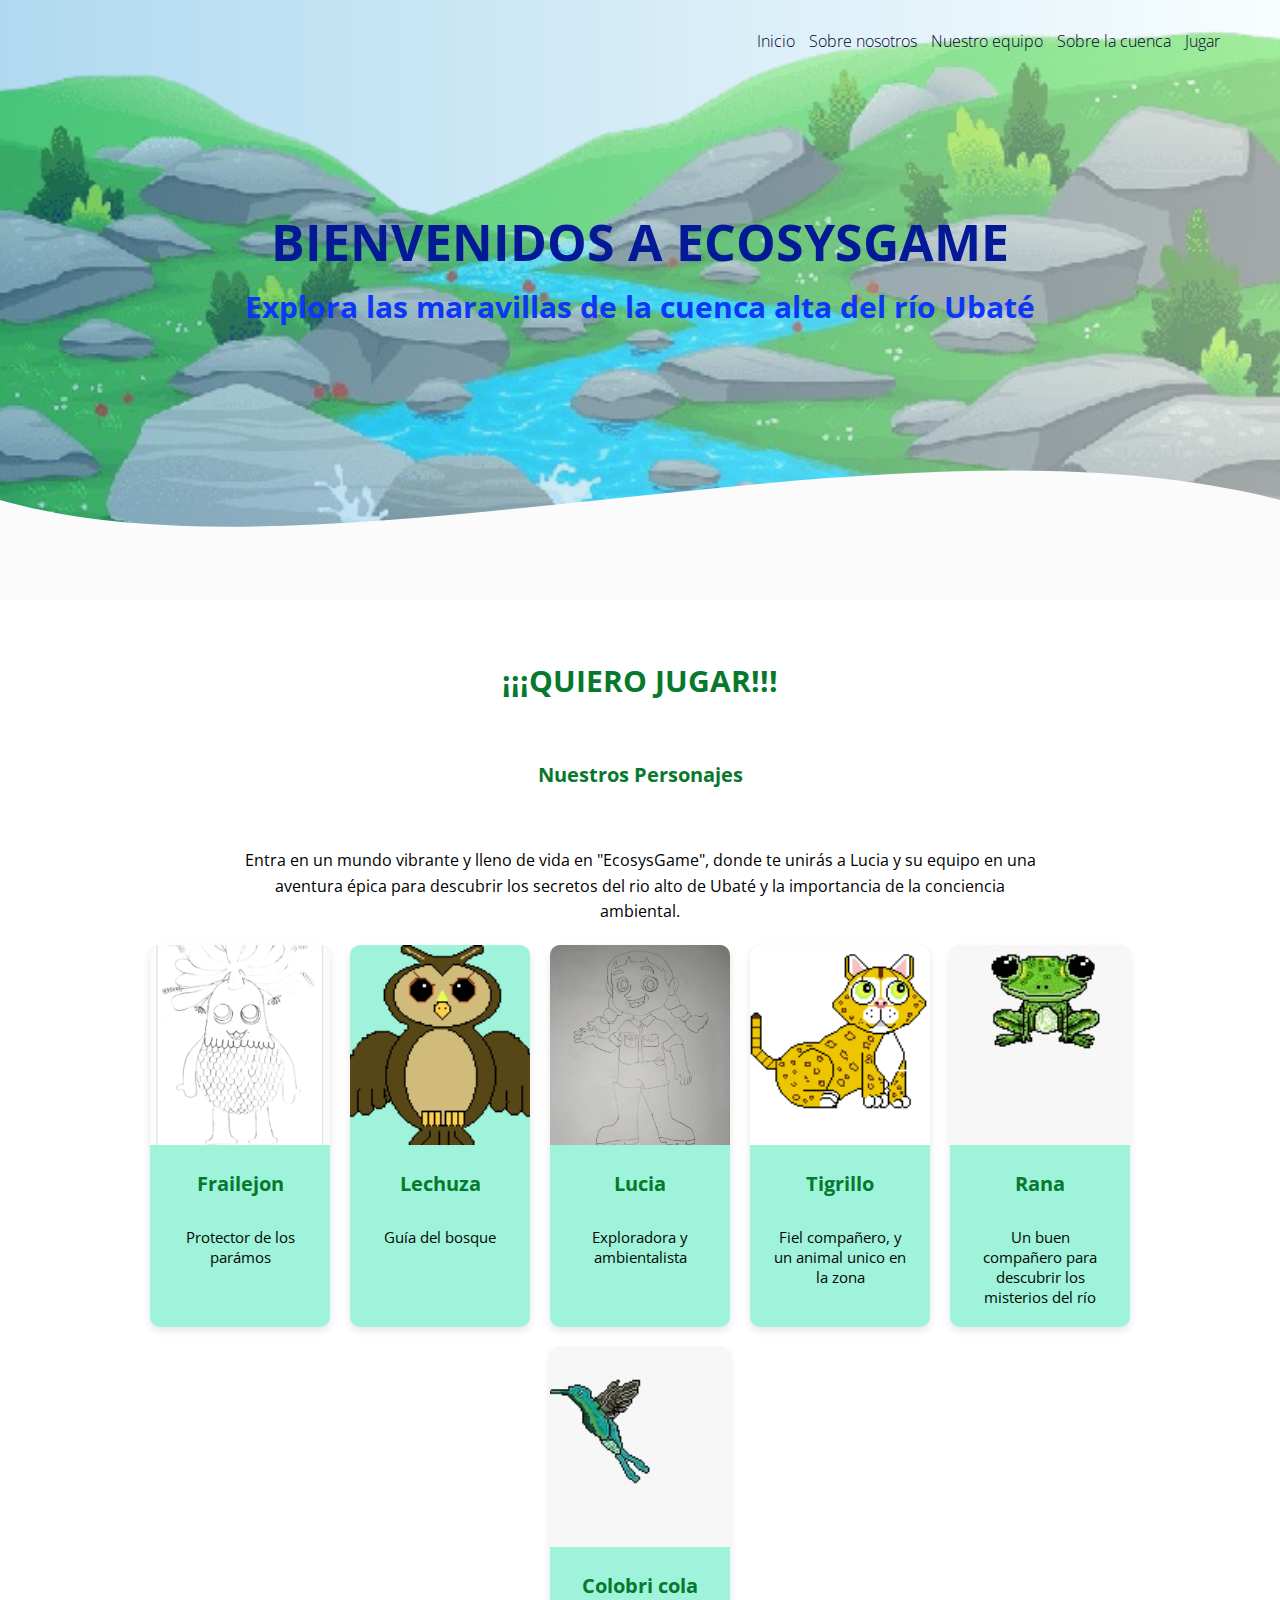
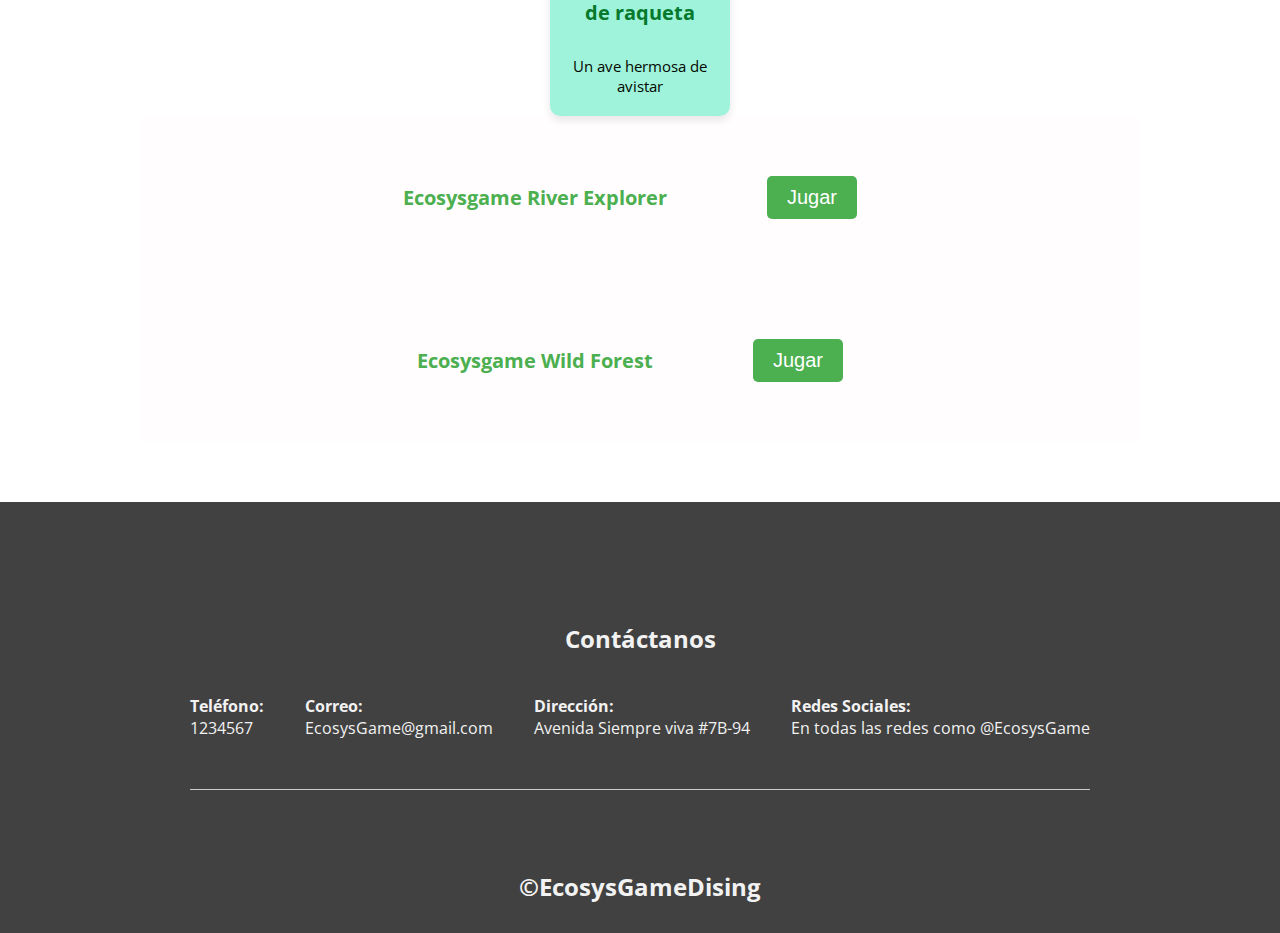
<file: PaginaEcosysgame/jugar.html>
<!DOCTYPE html>
<html lang="en">
<head>
    <meta charset="UTF-8">
    <meta name="viewport" content="width=device-width, initial-scale=1.0">
    <title>Jugar</title>
    <link rel="stylesheet" href="styles.css">
    <link rel="preconnect" href="https://fonts.googleapis.com">
    <link rel="preconnect" href="https://fonts.gstatic.com" crossorigin>
    <link href="https://fonts.googleapis.com/css2?family=Open+Sans:ital,wght@0,300..800;1,300..800&display=swap" rel="stylesheet">
</head>
<body>
    <header>
        <nav>
            <a href="index.html">Inicio</a>
            <a href="#Sobre nosotros">Sobre nosotros</a>
            <a href="#nuestro equipo">Nuestro equipo</a>
            <a href="sobre-la-cuenca.html">Sobre la cuenca</a>
            <a href="jugar.html">Jugar</a>
        </nav>
        <section id="inicio" class="texto">
            <h1>BIENVENIDOS A ECOSYSGAME</h1>
            <h2>Explora las maravillas de la cuenca alta del río Ubaté</h2>
        </section>
        <div class="wave" style="height: 150px; overflow: hidden;">
            <svg viewBox="0 0 500 150" preserveAspectRatio="none" style="height: 100%; width: 100%;">
                <path d="M0.00,49.98 C128.94,144.58 349.20,-49.98 500.00,49.98 L500.00,150.00 L0.00,150.00 Z" style="stroke: none; fill: rgb(251, 251, 252);"></path>
            </svg>
        </div>
    </header>
    <section class="contenedor">
        <h2 class="titulo">¡¡¡QUIERO JUGAR!!!</h2>
        <div class="servicio-inds">
            <h3 class="nombre">Nuestros Personajes</h3>
            <p>Entra en un mundo vibrante y lleno de vida en "EcosysGame", donde te unirás a Lucia y su equipo en una aventura épica para descubrir los secretos del rio alto de Ubaté y la importancia de la conciencia ambiental. 
            </p>
        </div>
        <div class="cards"> 
                <div class="card">
                    <img src="fraile.png" alt="Frailejon">
                    <div class="texto-card-imagen">
                        <h3 class="nombre">Frailejon</h3>
                    <p>Protector de los parámos</p>
                    </div>
                </div>
            <div class="card">
                <img src="lechuza1.png" alt="Lechuza">
                <div class="texto-card-imagen">
                    <h3 class="nombre">Lechuza</h3>
                    <p>Guía del bosque</p>
                </div>
            </div>
            <div class="card">
                <img src="lucia.jpg" alt="Lucia">
                <div class="texto-card-imagen">
                    <h3 class="nombre">Lucia</h3>
                <p>Exploradora y ambientalista</p>
                </div>
            </div>
            <div class="card">
                <img src="tig34.png" alt="Tigrillo">
                <div class="texto-card-imagen">
                    <h3 class="nombre">Tigrillo</h3>
                    <p>Fiel compañero, y un animal unico en la zona</p>
                </div>
            </div>
            <div class="card">
                <img src="rana.jpg" alt="Rana">
                <div class="texto-card-imagen">
                    <h3 class="nombre">Rana</h3>
                    <p>Un buen compañero para descubrir los misterios del río</p>
                </div>
            </div>
            <div class="card">
                <img src="colibri.jpg" alt="Colibri">
                <div class="texto-card-imagen">
                    <h3 class="nombre">Colobri cola de raqueta</h3>
                    <p>Un ave hermosa de avistar</p>
                </div>
            </div>
        </div>
        <div class="mejorar">
            <h3 class="nombre1"> Ecosysgame River Explorer</h3>
            <button class="boton-jugar">Jugar</button>
        </div>
        <div class="mejorar">
            <h3 class="nombre1"> Ecosysgame Wild Forest</h3>
            <button class="boton-jugar">Jugar</button>
        </div>
    </section>
 
    <!-- Modal para la galería -->
    <div id="imageModal" class="modal">
        <span class="close">&times;</span>
        <img class="modal-content" id="imgModal">
        <div class="caption" id="caption"></div>
        <a class="prev" id="prev">&lt;</a>
        <a class="next" id="next">&gt;</a>
      </div>
    

    <footer>
        <div class="contenedor">
            <h3>Contáctanos</h3>
            <div class="content-foo">
                <div class="content-item">
                    <h4>Teléfono:</h4>
                <p>1234567</p>
                </div>
                
            
                <div class="content-item">
                <h4 > Correo:</h4>
                <p>EcosysGame@gmail.com</p>
                </div>
            
                <div class="content-item">
                <h4>Dirección:</h4>
                <p>Avenida Siempre viva #7B-94</p>
                </div>
                <div class="content-item">
        
                <h4>Redes Sociales:</h4>
                <p>En todas las redes como @EcosysGame</p>
                </div>
        </div>
    </div>
    
        <h2 class="titulo-final">&COPY;EcosysGameDising</h2>
    </footer>

    <!-- Enlace al archivo JavaScript -->
    <script src="js.js"></script>
</body>
</html>
</file>
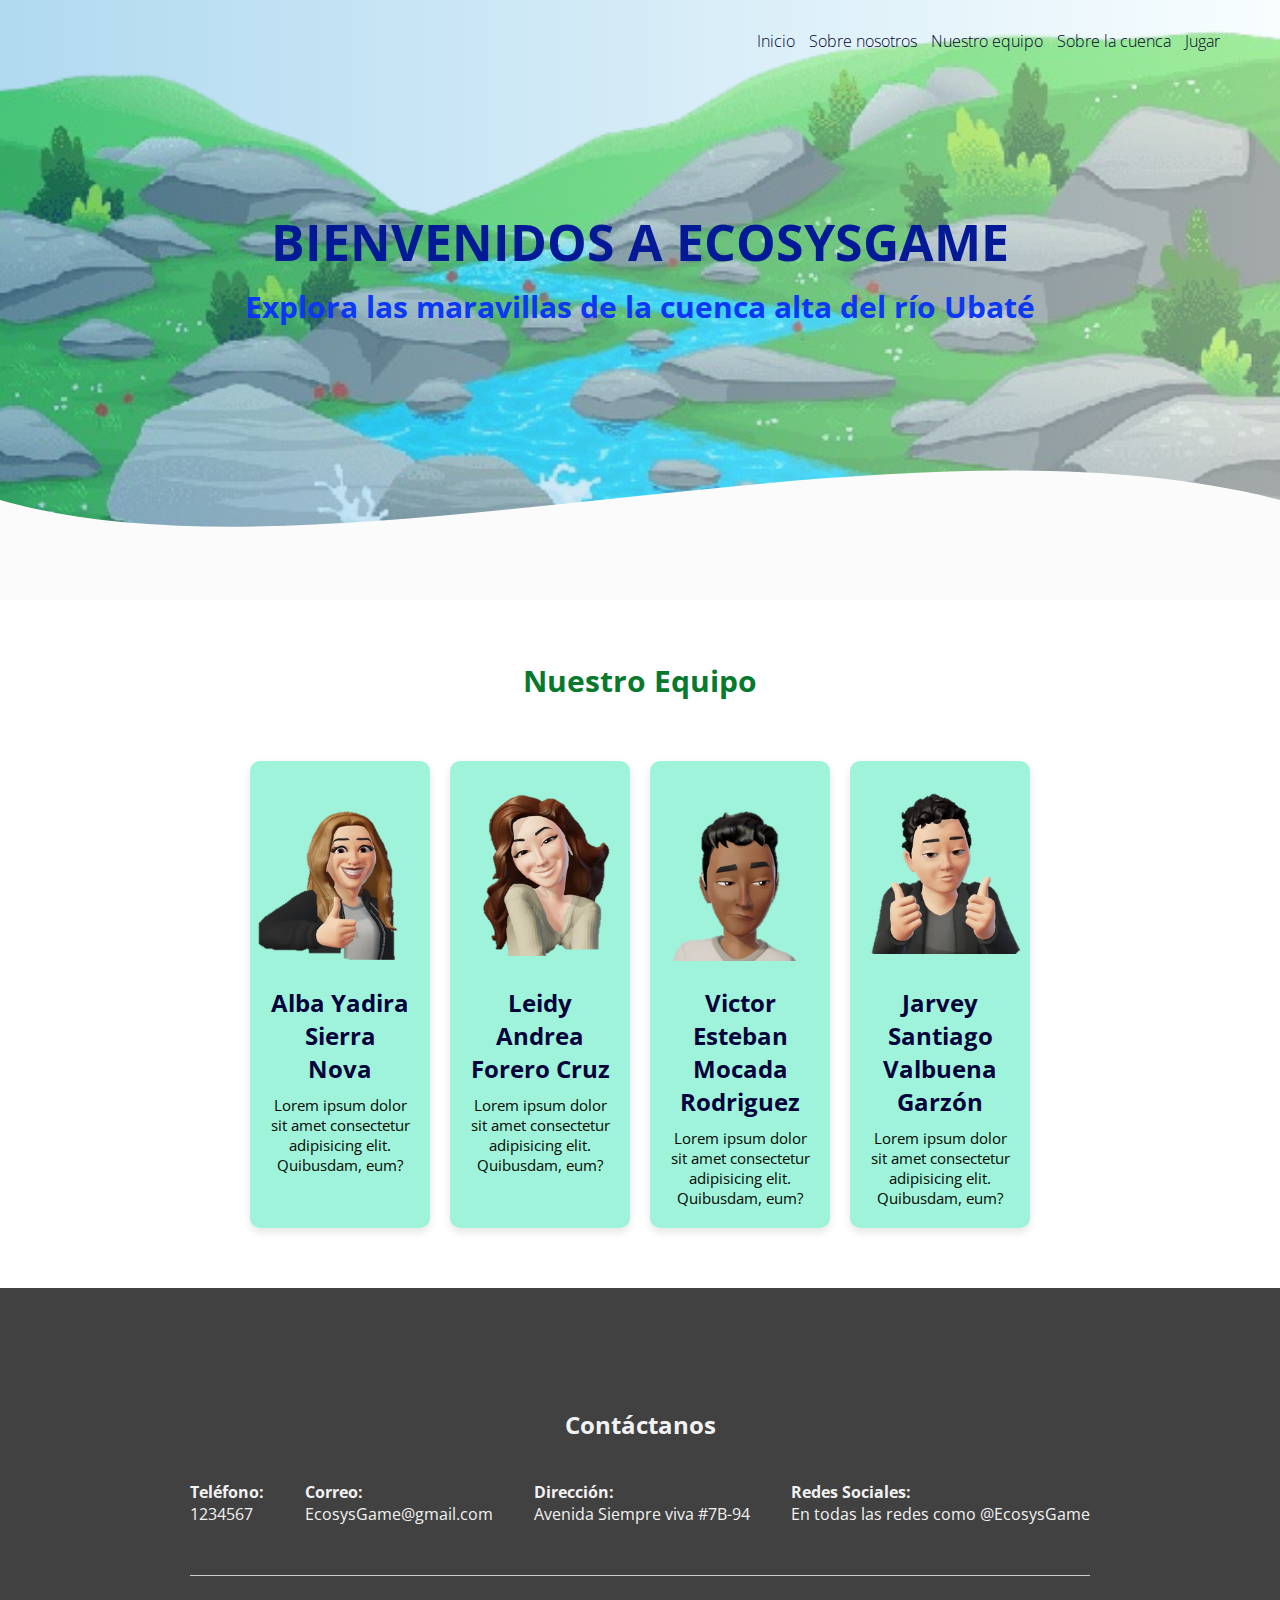
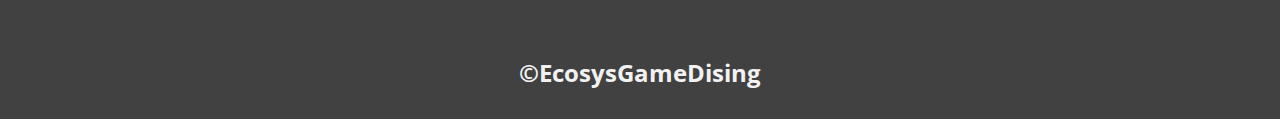
<file: PaginaEcosysgame/Nuestro_equipo.html>
<!DOCTYPE html>
<html lang="en">
<head>
    <meta charset="UTF-8">
    <meta name="viewport" content="width=device-width, initial-scale=1.0">
    <title>ECOSYSGAME</title>
    <link rel="shortcut icon" href="Logo.png" type="image/png">
    <link rel="stylesheet" href="styles.css">
    <link rel="preconnect" href="https://fonts.googleapis.com">
    <link rel="preconnect" href="https://fonts.gstatic.com" crossorigin>
    <link href="https://fonts.googleapis.com/css2?family=Open+Sans:ital,wght@0,300..800;1,300..800&display=swap" rel="stylesheet">
</head>
<body>
    <header>
        <nav>
            <a href="index.html">Inicio</a>
            <a href="Sobre_nosotros.html">Sobre nosotros</a>
            <a href="Nuestro_equipo.html">Nuestro equipo</a>
            <a href="sobre-la-cuenca.html">Sobre la cuenca</a>
            <a href="jugar.html">Jugar</a>
        </nav>
        <section id="inicio" class="texto">
            <h1>BIENVENIDOS A ECOSYSGAME</h1>
            <h2>Explora las maravillas de la cuenca alta del río Ubaté</h2>
        </section>
        <div class="wave" style="height: 150px; overflow: hidden;">
            <svg viewBox="0 0 500 150" preserveAspectRatio="none" style="height: 100%; width: 100%;">
                <path d="M0.00,49.98 C128.94,144.58 349.20,-49.98 500.00,49.98 L500.00,150.00 L0.00,150.00 Z" style="stroke: none; fill: rgb(251, 251, 252);"></path>
            </svg>
        </div>
    </header>
    <section id="nuestro equipo" class="contenedor">
        <h2 class="titulo">Nuestro Equipo</h2>
        <div class="cards">
            <div class="card">
                <img src="Alba.png" alt="Integrante 1">
                <div class="texto-card-imagen">
                    <h2>Alba Yadira Sierra Nova</h2>
                    <p>Lorem ipsum dolor sit amet consectetur adipisicing elit. Quibusdam, eum?</p>
                </div>
            </div>
            <div class="card">
                <img src="Leidy.png" alt="Integrante 2">
                <div class="texto-card-imagen">
                    <h2>Leidy Andrea Forero Cruz</h2>
                    <p>Lorem ipsum dolor sit amet consectetur adipisicing elit. Quibusdam, eum?</p>
                </div>
            </div>
            <div class="card">
                <img src="victor.png" alt="Integrante 3">
                <div class="texto-card-imagen">
                    <h2>Victor Esteban Mocada Rodriguez</h2>
                    <p>Lorem ipsum dolor sit amet consectetur adipisicing elit. Quibusdam, eum?</p>
                </div>
            </div> <div class="card">
                <img src="yo.png" alt="integrante 4">
                <div class="texto-card-imagen">
                    <h2>Jarvey Santiago Valbuena Garzón</h2>
                    <p>Lorem ipsum dolor sit amet consectetur adipisicing elit. Quibusdam, eum?</p>
                </div>
            </div>
        </div>
    </section> 
    <footer>
        <div class="contenedor">
            <h3>Contáctanos</h3>
            <div class="content-foo">
                <div class="content-item">
                    <h4>Teléfono:</h4>
                <p>1234567</p>
                </div>
                
            
                <div class="content-item">
                <h4 > Correo:</h4>
                <p>EcosysGame@gmail.com</p>
                </div>
            
                <div class="content-item">
                <h4>Dirección:</h4>
                <p>Avenida Siempre viva #7B-94</p>
                </div>
                <div class="content-item">
        
                <h4>Redes Sociales:</h4>
                <p>En todas las redes como @EcosysGame</p>
                </div>
        </div>
    </div>
    
        <h2 class="titulo-final">&COPY;EcosysGameDising</h2>
    </footer>

    <!-- Enlace al archivo JavaScript -->
    <script src="js.js"></script>
</body>
</html>
</file>
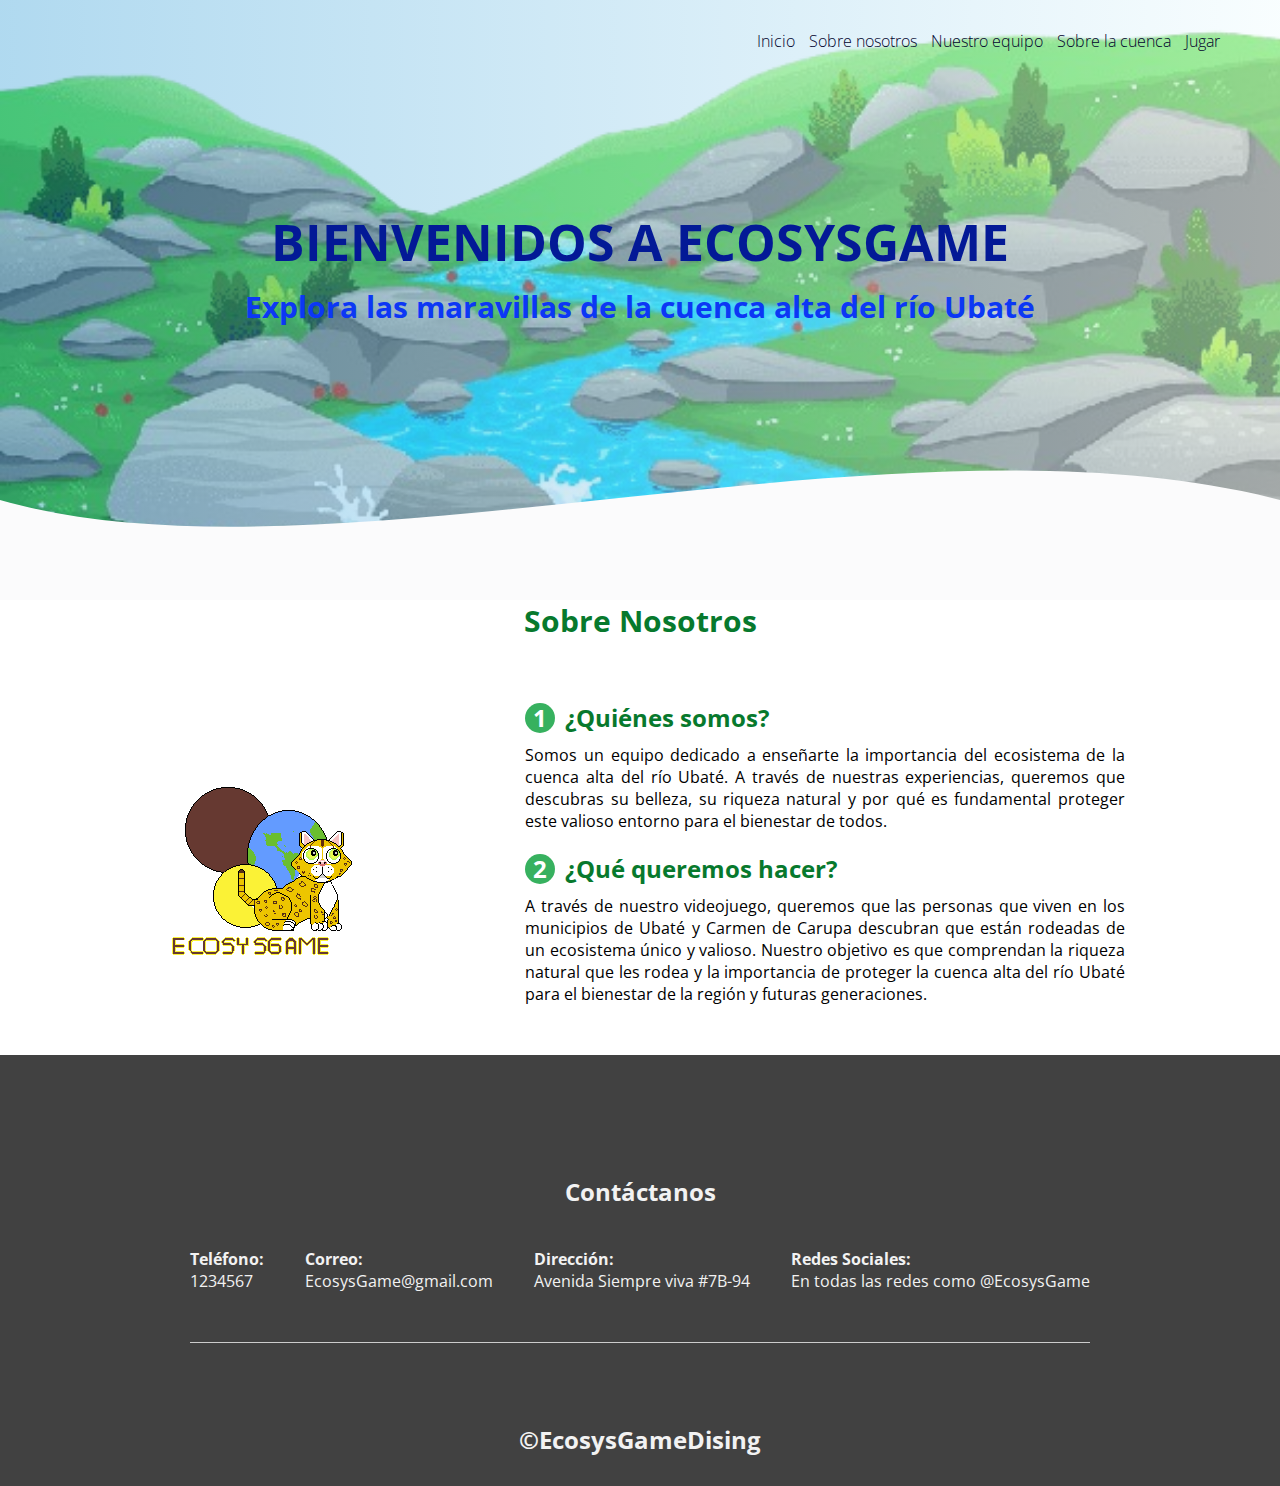
<file: PaginaEcosysgame/Sobre_nosotros.html>
<!DOCTYPE html>
<html lang="en">
<head>
    <meta charset="UTF-8">
    <meta name="viewport" content="width=device-width, initial-scale=1.0">
    <title>ECOSYSGAME</title>
    <link rel="shortcut icon" href="Logo.png" type="image/png">
    <link rel="stylesheet" href="styles.css">
    <link rel="preconnect" href="https://fonts.googleapis.com">
    <link rel="preconnect" href="https://fonts.gstatic.com" crossorigin>
    <link href="https://fonts.googleapis.com/css2?family=Open+Sans:ital,wght@0,300..800;1,300..800&display=swap" rel="stylesheet">
</head>
<body>
    <header>
        <nav>
            <a href="index.html">Inicio</a>
            <a href="Sobre_nosotros.html">Sobre nosotros</a>
            <a href="Nuestro_equipo.html">Nuestro equipo</a>
            <a href="sobre-la-cuenca.html">Sobre la cuenca</a>
            <a href="jugar.html">Jugar</a>
        </nav>
        <section id="inicio" class="texto">
            <h1>BIENVENIDOS A ECOSYSGAME</h1>
            <h2>Explora las maravillas de la cuenca alta del río Ubaté</h2>
        </section>
        <div class="wave" style="height: 150px; overflow: hidden;">
            <svg viewBox="0 0 500 150" preserveAspectRatio="none" style="height: 100%; width: 100%;">
                <path d="M0.00,49.98 C128.94,144.58 349.20,-49.98 500.00,49.98 L500.00,150.00 L0.00,150.00 Z" style="stroke: none; fill: rgb(251, 251, 252);"></path>
            </svg>
        </div>
    </header>
    <section id="Sobre nosotros" class="contenedor-sobre-nosotros">
        <h2 class="titulo">Sobre Nosotros</h2>
        <div class="sobre-nosotros">
            <img src="Logofin.png" alt="Logo" class="imagen-about-us">
            <div class="contenedor-textos">
                <h3><span class="numero-circulo">1</span> ¿Quiénes somos?</h3>
                <p>Somos un equipo dedicado a enseñarte la importancia del ecosistema de la cuenca alta del río Ubaté. A través de nuestras experiencias, queremos que descubras su belleza, su riqueza natural y por qué es fundamental proteger este valioso entorno para el bienestar de todos.</p>
                <h3><span class="numero-circulo">2</span> ¿Qué queremos hacer?</h3>
                <p>A través de nuestro videojuego, queremos que las personas que viven en los municipios de Ubaté y Carmen de Carupa descubran que están rodeadas de un ecosistema único y valioso. Nuestro objetivo es que comprendan la riqueza natural que les rodea y la importancia de proteger la cuenca alta del río Ubaté para el bienestar de la región y futuras generaciones.</p>
            </div>
        </div>
    </section> 
    <footer>
        <div class="contenedor">
            <h3>Contáctanos</h3>
            <div class="content-foo">
                <div class="content-item">
                    <h4>Teléfono:</h4>
                <p>1234567</p>
                </div>
                
            
                <div class="content-item">
                <h4 > Correo:</h4>
                <p>EcosysGame@gmail.com</p>
                </div>
            
                <div class="content-item">
                <h4>Dirección:</h4>
                <p>Avenida Siempre viva #7B-94</p>
                </div>
                <div class="content-item">
        
                <h4>Redes Sociales:</h4>
                <p>En todas las redes como @EcosysGame</p>
                </div>
        </div>
    </div>
    
        <h2 class="titulo-final">&COPY;EcosysGameDising</h2>
    </footer>

    <!-- Enlace al archivo JavaScript -->
    <script src="js.js"></script> 
</body>
</html>
</file>
<file: PaginaEcosysgame/styles.css>
/* Estilos generales */
* {
    margin: 0;
    padding: 0;
    box-sizing: border-box;
    
}
    


body {
    font-family: 'Open Sans', sans-serif;
}

.contenedor {
    padding: 60px 0;
    width: 90%;
    max-width: 1000px;
    margin: auto;
    overflow: hidden;
}

.titulo {
    color:rgb(7, 121, 45);
    font-size: 30px;
    text-align: center;
    margin-bottom: 60px;
}

header {
    width: 100%;
    height: 600px;
    background: linear-gradient(to right, hsla(201, 76%, 47%, 0.349), hsla(189, 87%, 97%, 0.459)), url(rio2.png);
    background-size: cover;
    background-attachment: fixed;
    position: relative;
    
}

nav {
    text-align: right;
    padding: 30px 50px 0 0;
}

nav > a {
    color: rgb(2, 3, 46);
    font-weight: 300;
    text-decoration: none;
    margin-right: 10px;
}

nav > a:hover {
    text-decoration: underline;
}

header .texto {
    display: flex;
    flex-direction: column;
    height: 430px;
    width: 100%;
    align-items: center;
    justify-content: center;
    text-align: center;
}

header .texto h1 {
    font-size: 50px;
    margin-bottom: 10px;
    color: rgb(3, 25, 150);
}

header .texto h2 {
    font-size: 30px;
    color:  rgb(12, 55, 245);
    margin-top: 0;
}

.wave {
    position: absolute;
    bottom: 0;
    width: 100%;
}

/* Sección sobre nosotros */
.sobre-nosotros {
    display: flex;
    justify-content: space-evenly;
    align-items: center;
    background: #ffffff;
}
.contenedor-sobre-nosotros{
    background: #ffffff;
}


.imagen-about-us {
    max-width: 30%;
}

.contenedor-textos {
    max-width: 48%;
    padding: 0 0 30px 15px;
    font-weight: 300px;
}

.contenedor-textos h3 {
    font-size: 1.5rem;
    display: flex;
    align-items: center;
    margin-bottom: 10px;
    color: rgb(7, 121, 45);
}

.contenedor-textos p {
    font-size: 1rem;
    margin-bottom: 20px;
    text-align: justify;
}

.numero-circulo {
    display: inline-block;
    background-color: rgba(28, 167, 74, 0.884);
    color: white;
    border-radius: 50%;
    width: 30px;
    height: 30px;
    text-align: center;
    line-height: 30px;
    margin-right: 10px;
}

/* Estilos de la galería */
.portafolio {
    background: #ffffff;
    padding: 60px 0;
}
.portafolio p{
    font-size: 1rem;
    margin-bottom: 20px;
    text-align: justify;
}

.galeria-port {
    display: flex;
    justify-content: space-evenly;
    flex-wrap: wrap;
}

.imagen-port {
    width: 24%;
    margin-bottom: 10px;
    position: relative;
}

.imagen-port img {
    width: 100%;
    display: block;
}

.hover-galeria {
    position: absolute;
    top: 0;
    left: 0;
    width: 100%;
    height: 100%;
    background-color: rgba(0, 0, 0, 0.6);
    display: flex;
    align-items: center;
    justify-content: center;
    opacity: 0;
    transition: opacity 0.3s ease;
    z-index: 2; /* Asegúrate de que el logo esté encima de la imagen principal */
}

.hover-galeria img {
    width: 50px;
    height: 50px;
}

.hover-galeria p {
    color: white;
    font-size: 18px;
    margin-left: 10px;
}

/* Mostrar superposición solo al pasar el ratón */
.imagen-port:hover .hover-galeria {
    opacity: 1;
}

/* Mostrar zoom en la imagen principal sin afectar la superposición */
.imagen-port:hover .main-image {
    transform: scale(1.1);
    transition: transform 0.3s ease;
    z-index: 1; /* Asegura que la imagen principal quede debajo de la superposición */
    position: relative;
}

/* Ajusta la opacidad de la imagen principal en el hover sin afectar el logo */
.imagen-port:hover img.main-image {
    opacity: 0.85; /* Ajusta el valor según tus preferencias */
}

/* Estilos del modal */
.modal {
    display: none;
    position: fixed;
    z-index: 3; /* Más alto que la galería */
    left: 0;
    top: 0;
    width: 100%;
    height: 100%;
    overflow: auto;
    background-color: rgba(0, 0, 0, 0.9);
}

.modal-content {
    margin: auto;
    display: block;
    max-width: 80%;
}

.close {
    position: absolute;
    top: 10px;
    right: 25px;
    color: white;
    font-size: 35px;
    font-weight: bold;
    cursor: pointer;
}

/* Botones para la navegación en el modal */
.prev, .next {
    cursor: pointer;
    position: absolute;
    top: 50%;
    width: auto;
    margin-top: -22px;
    color: white;
    font-weight: bold;
    font-size: 35px;
    transition: 0.3s;
    padding: 16px;
}

.prev {
    left: 0;
}

.next {
    right: 0;
}
.hover-galeria img {
    width: 20px;  /* Ajusta el ancho del logo */
    height: 20px;  /* Ajusta la altura del logo */
}
/*Animales*/
/* Estilo base para las tarjetas */
/* Contenedor de las tarjetas */
.cards {
    display: flex; /* Flexbox para alinear horizontalmente */
    justify-content: center; /* Distribuye el espacio entre las tarjetas */
    flex-wrap: wrap; /* Permite que las tarjetas se envuelvan si es necesario */
    gap: 20px; /* Espacio entre las tarjetas */
}

/* Estilos para las tarjetas */
.card {
    width: calc(20% - 20px); /* Ajusta el ancho de cada tarjeta para que quepan 5 en una fila */
    background-color: rgba(145, 241, 213, 0.884); /* Fondo azul claro */
    border-radius: 10px;
    overflow: hidden;
    text-align: center;
    box-shadow: 0px 4px 8px rgba(0, 0, 0, 0.1);
    transition: transform 0.3s ease;
}

.card:hover {
    transform: scale(1.05); /* Efecto zoom al pasar el ratón */
}

/* Ajusta las imágenes para que tengan el mismo tamaño */
.card img {
    width: 100%;
    height: 200px; /* Controla la altura de la imagen */
    object-fit: cover; /* Asegura que la imagen se ajuste sin distorsión */
}

/* Estilos para el texto dentro de las tarjetas */
.texto-card-imagen {
    padding: 20px;
}
.texto-card-imagen h3{
    color: rgb(7, 121, 45);
    font-size: 20px;
    text-align: c enter;
    margin-bottom: 30px;

}
.texto-card-imagen h2 {
    font-size: 1.5rem;
    margin-bottom: 10px;
    color: #06023a;
    
}

.texto-card-imagen p {
    font-size: 15px;
    color: #040800;
}
.cards.card>.texto-card-imagen p{
    font-weight: 300px;
    padding-top: 5px;
}
/*servicios*/
.nuestro-servicio{
    background: #ffffff;
    padding-bottom: 30px;
}
.servicio-cont{
    display: flex;
    justify-content: space-between;
    align-items: center;
}
.servicio-ind{
    width: 28%;
    text-align: center;
}
.servicio-ind img{
    width: 90%;
}
.servicio-ind h3{
    margin: 10px 0;
    color: rgb(7, 121, 45);

}
.servicio-ind p{
    margin: 15px 0;
    font-weight: 300%;
    text-align: center;
    text-wrap: wrap;
}
.servicio-inds{
    text-align: center;
    margin: 20px 0;
    font-weight: 300px;
}
.servicio-inds p{
    max-width: 800px;  /* Ajusta este valor según lo que necesites */
    margin: 0 auto;    /* Centra el texto horizontalmente */
    line-height: 1.6;  /* Ajusta el espaciado entre líneas */
}
.servicio-inds h3{
    color: rgb(7, 121, 45);
    font-size: 20px;
    text-align: center;
    margin-bottom: 60px;

}
/*footer*/
/* Footer */
footer {
    background: #414141;
    padding: 60px 0 30px 0;
    margin: auto;
    overflow: hidden;
    color: #f2f2f2;
}

.content-foo {
    display: flex;
    justify-content: space-between; /* Distribuye los items adecuadamente */
    width: 90%;
    margin: auto;
    padding-bottom: 50px;
}

/* Bloques de información */
.foo-item {
    text-align: left;
    flex-basis: 22%; /* Cada bloque ocupará aproximadamente un 22% del ancho total */
    border-bottom: 1px solid#ccc;
}

/* Título más pequeño y con separación */
.foo-item h4 {
    margin-bottom: 5px; /* Espacio entre el título y el contenido */
    color: #1909f1;
    font-size: 20px; /* Tamaño más pequeño del título */
    text-align: justify;
   
}

/* Texto más pequeño y con más separación */
.foo-item p {
    margin-top: 0;
    margin-bottom: 20px; /* Aumenta el espacio entre bloques */
    color: #f2f2f2;
    font-size: 14px; /* Tamaño más pequeño del texto */
    text-align: center;
}

/* Título principal del footer */
footer h3 {
    text-align: center;
    color: #f2f2f2;
    margin-bottom: 40px; /* Espacio entre el título y el contenido */
    font-size: 24px; /* Tamaño más grande del título principal */
}

/* Título final */
.titulo-final {
    text-align: center;
    color: #f2f2f2;
    padding-top: 20px;
}

/* Ajusta el espacio entre los elementos del footer */
footer .content-foo {
    gap: 40px; /* Aumenta la separación entre los bloques de información */
    border-bottom: 1px solid#ccc;
}
@media screen and (max-whith:900px) {
    header{
        background-position: center;
    }.sobre-nosotros{
        flex-direction: column;
        justify-content: center;
        align-items: center;
    }
}
.boton-jugar {
    padding: 10px 20px;
    font-size: 20px;
    background-color: #4CAF50; /* Color original */
    color: white;
    border: none;
    border-radius: 5px;
    cursor: pointer;
    transition: background-color 0.3s; /* Transición suave */
    align-items: center;
    margin:60px ;
}

.boton-jugar:hover {
    background-color: blue; /* Color al pasar el mouse */
    
}
.mejorar{
    display: flex;
    justify-content: center; /* Centra horizontalmente */
    align-items: center; /* Centra verticalmente */
    background-color: #fffdfd; /* Color de fondo opcional */
    
}
.mejorar h3{
    text-align: center;
    color: #4CAF50;
    margin: 40px; /* Espacio entre el título y el contenido */
    font-size: 20px; /* Tamaño más pequeño del título */
    text-align: justify;
}
/* Contenedor del video */
.video-container {
    width: 90%;
    max-width: 800px;
    margin: 40px auto; /* Incrementa el margen superior e inferior para más separación */
    box-shadow: 0 4px 8px rgba(0, 0, 0, 0.1);
    border-radius: 10px;
    overflow: hidden;
    background-color: #fff;
}

/* Estilo del video para que sea responsivo */
video {
    width: 100%;
    height: auto;
    display: block;
}
</file>
